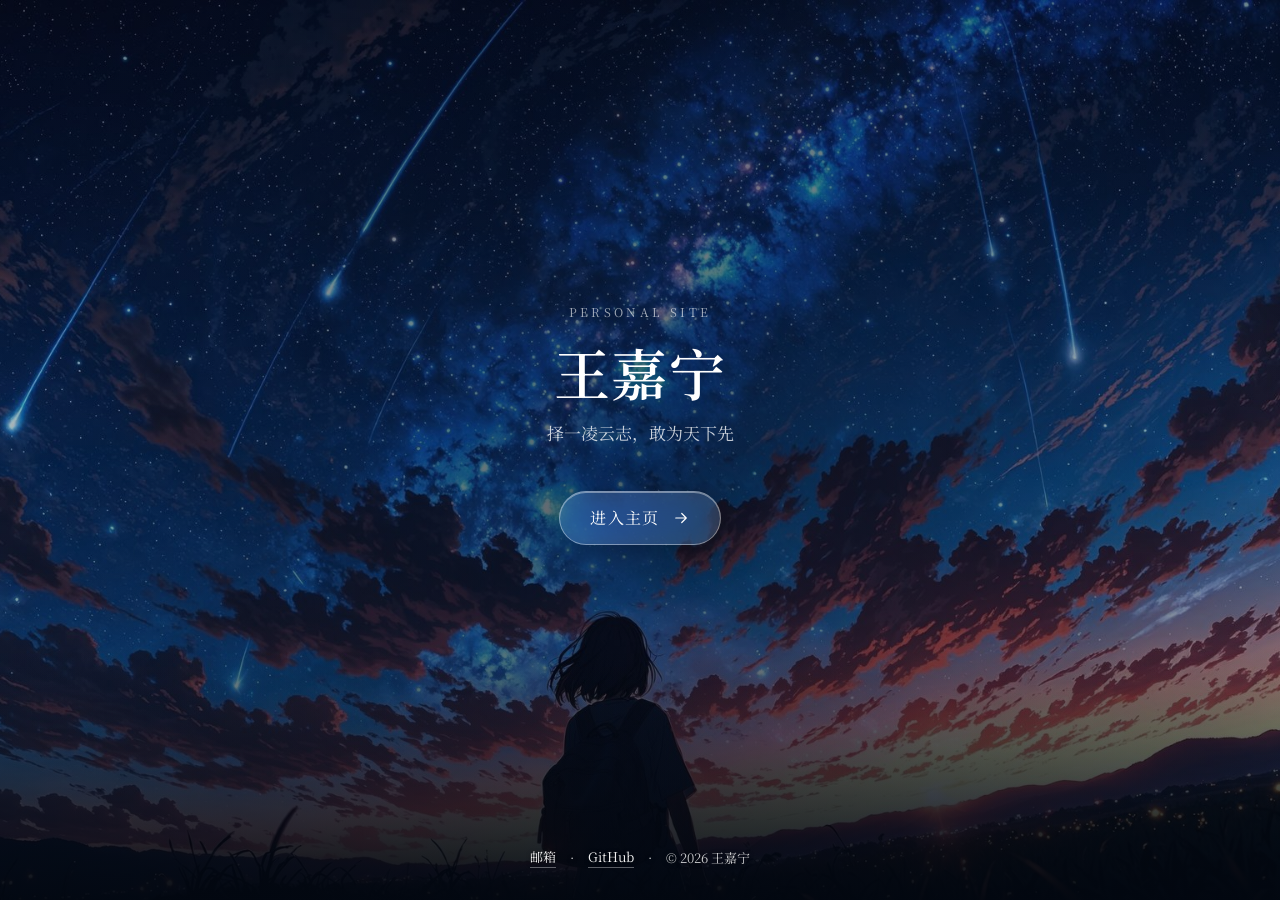
<file: index.html>
<!DOCTYPE html>
<html lang="zh-CN">
  <head>
    <meta charset="utf-8" />
    <meta name="viewport" content="width=device-width, initial-scale=1" />
    <title>王嘉宁</title>
    <meta name="description" content="王嘉宁的个人主页。" />
    <link rel="canonical" href="https://yqzxwjn.github.io/" />
    <meta property="og:type" content="website" />
    <meta property="og:title" content="王嘉宁" />
    <meta property="og:description" content="个人主页。" />
    <meta property="og:url" content="https://yqzxwjn.github.io/" />
    <meta name="theme-color" content="#0a1526" />
    <link rel="icon" href="/assets/favicon.svg" type="image/svg+xml" />
    <link rel="preconnect" href="https://fonts.googleapis.com" />
    <link rel="preconnect" href="https://fonts.gstatic.com" crossorigin />
    <link
      href="https://fonts.googleapis.com/css2?family=Noto+Serif+SC:wght@400;600&display=swap"
      rel="stylesheet"
    />
    <link rel="stylesheet" href="/assets/css/style.css" />
  </head>
  <!-- 起始页背景：把一张横版照片放到 assets/img/hero.jpg 即可（建议 2400px 宽、横向构图）。 -->
  <body class="splash">
    <main class="splash">
      <div class="splash-inner">
        <p class="splash-kicker">Personal Site</p>
        <h1>王嘉宁</h1>
        <p class="splash-sub">择一凌云志，敢为天下先</p>
        <a class="enter" href="/home.html">
          进入主页
          <svg viewBox="0 0 24 24" aria-hidden="true"><path d="M5 12h14M13 6l6 6-6 6" /></svg>
        </a>
      </div>

      <footer class="splash-foot">
        <a href="mailto:2613042921@st.nuc.edu.cn">邮箱</a>
        <span aria-hidden="true">·</span>
        <a href="https://github.com/Yqzxwjn" rel="noopener">GitHub</a>
        <span aria-hidden="true">·</span>
        <span>© 2026 王嘉宁</span>
      </footer>
    </main>
  </body>
</html>
</file>
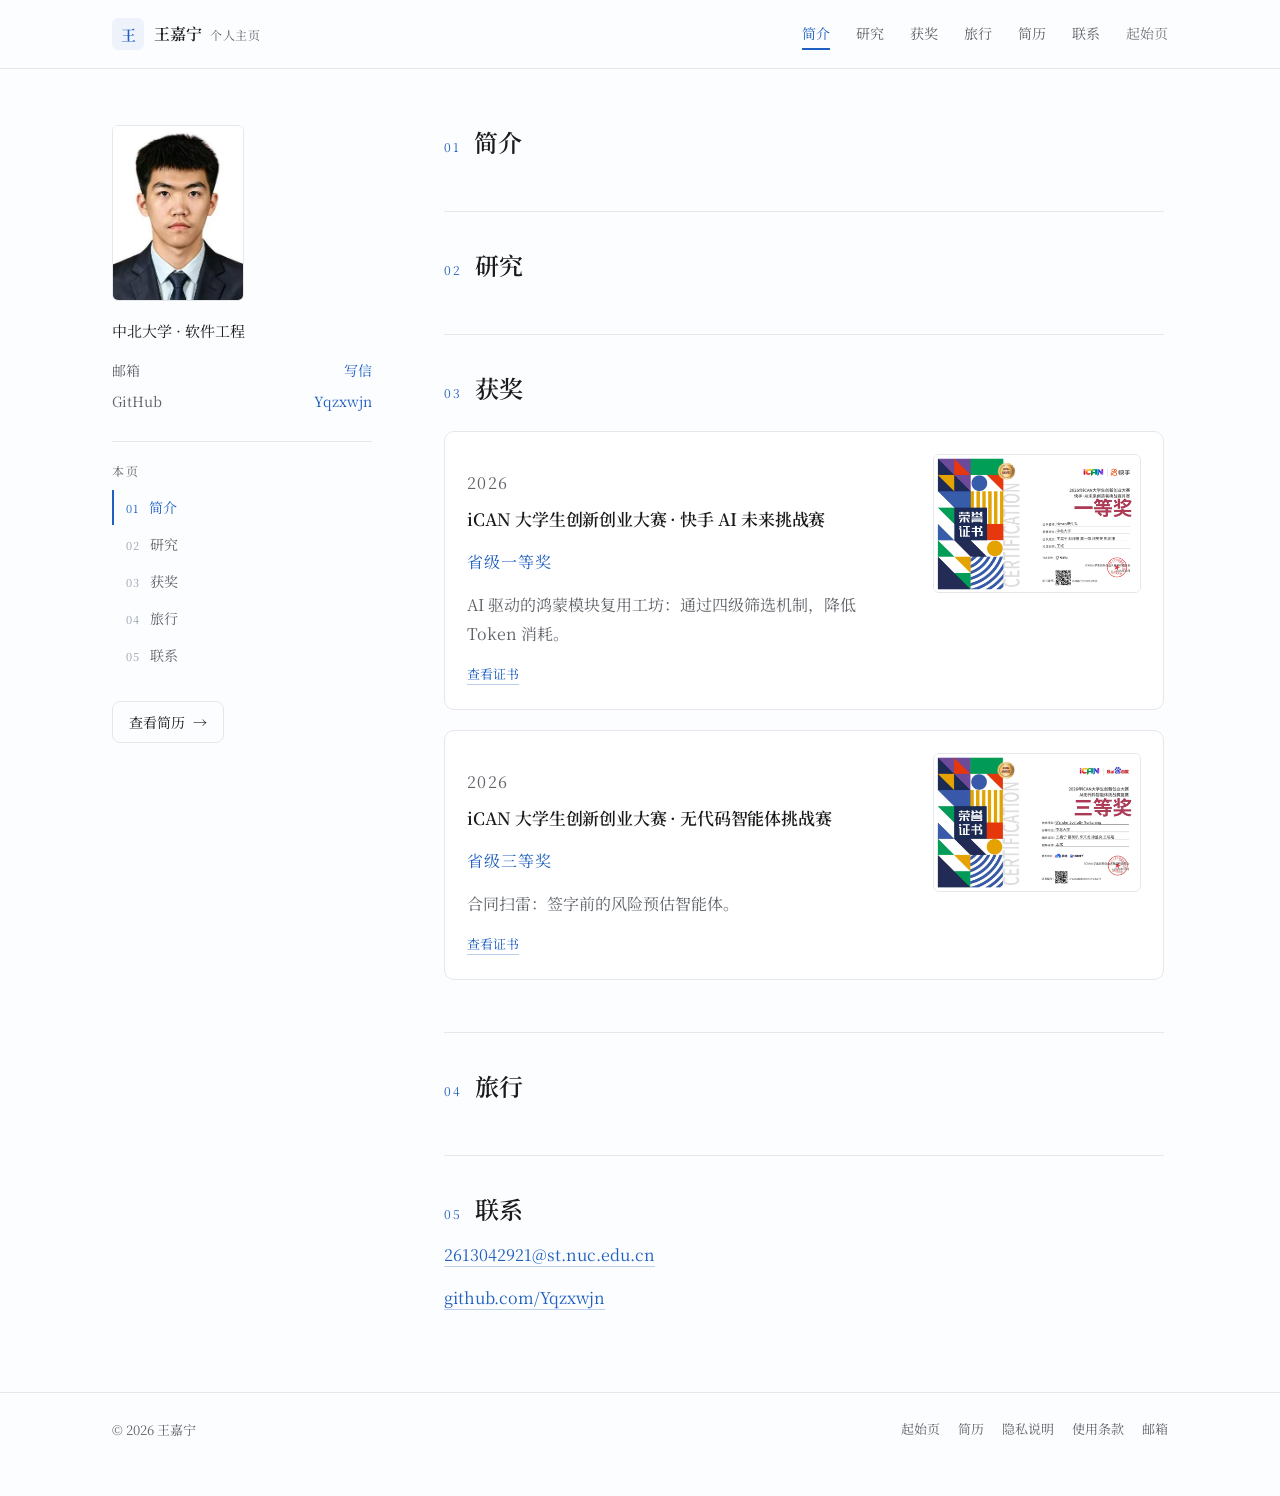
<file: home.html>
<!DOCTYPE html>
<html lang="zh-CN">
  <head>
    <meta charset="utf-8" />
    <meta name="viewport" content="width=device-width, initial-scale=1" />
    <title>王嘉宁 · 个人主页</title>
    <meta name="description" content="王嘉宁的个人主页：简介、研究、获奖、旅行与联系方式。" />
    <link rel="canonical" href="https://yqzxwjn.github.io/home.html" />
    <meta property="og:type" content="website" />
    <meta property="og:title" content="王嘉宁 · 个人主页" />
    <meta property="og:description" content="简介、研究、获奖、旅行与联系方式。" />
    <meta property="og:url" content="https://yqzxwjn.github.io/home.html" />
    <meta name="theme-color" content="#fcfdff" />
    <link rel="icon" href="/assets/favicon.svg" type="image/svg+xml" />
    <link rel="preconnect" href="https://fonts.googleapis.com" />
    <link rel="preconnect" href="https://fonts.gstatic.com" crossorigin />
    <link
      href="https://fonts.googleapis.com/css2?family=Noto+Serif+SC:wght@400;600&display=swap"
      rel="stylesheet"
    />
    <link rel="stylesheet" href="/assets/css/style.css" />
  </head>
  <body>
    <header class="site-header" id="siteHeader">
      <div class="header-inner">
        <a class="brand" href="/home.html">
          <span class="brand-mark" aria-hidden="true">王</span>
          <span class="brand-text">王嘉宁 <small>个人主页</small></span>
        </a>
        <nav class="site-nav" aria-label="主要导航">
          <a href="#about" data-nav="about">简介</a>
          <a href="#research" data-nav="research">研究</a>
          <a href="#awards" data-nav="awards">获奖</a>
          <a href="#travel" data-nav="travel">旅行</a>
          <a href="/resume.html">简历</a>
          <a href="#contact" data-nav="contact">联系</a>
          <a class="nav-exit" href="/">起始页</a>
        </nav>
      </div>
    </header>

    <div class="layout">
      <aside class="profile" aria-label="个人信息">
        <img class="avatar" src="/assets/img/portrait.jpg" alt="王嘉宁" width="295" height="413" />
        <p class="profile-affil">中北大学 · 软件工程</p>
        <ul class="profile-meta">
          <li><span>邮箱</span><a href="mailto:2613042921@st.nuc.edu.cn">写信</a></li>
          <li><span>GitHub</span><a href="https://github.com/Yqzxwjn" rel="me noopener">Yqzxwjn</a></li>
        </ul>

        <nav class="page-toc" aria-label="本页目录">
          <p class="toc-title">本页</p>
          <a href="#about" data-toc="about"><span>01</span>简介</a>
          <a href="#research" data-toc="research"><span>02</span>研究</a>
          <a href="#awards" data-toc="awards"><span>03</span>获奖</a>
          <a href="#travel" data-toc="travel"><span>04</span>旅行</a>
          <a href="#contact" data-toc="contact"><span>05</span>联系</a>
        </nav>

        <a class="resume-cta" href="/resume.html">查看简历 <span aria-hidden="true">→</span></a>
      </aside>

      <main class="content">
        <section class="section" id="about" aria-labelledby="about-title" data-reveal>
          <div class="section-head">
            <span class="section-index">01</span>
            <h2 id="about-title">简介</h2>
          </div>
          <!-- 在这里写两三句自我介绍。 -->
        </section>

        <section class="section" id="research" aria-labelledby="research-title" data-reveal>
          <div class="section-head">
            <span class="section-index">02</span>
            <h2 id="research-title">研究</h2>
          </div>
          <!-- 在这里列出研究项目：名称、时间、你的角色、一句话结论。 -->
        </section>

        <section class="section" id="awards" aria-labelledby="awards-title" data-reveal>
          <div class="section-head">
            <span class="section-index">03</span>
            <h2 id="awards-title">获奖</h2>
          </div>

          <div class="award-list">
            <article class="award-card">
              <div class="award-card__body">
                <p class="award-card__year">2026</p>
                <h3>iCAN 大学生创新创业大赛 · 快手 AI 未来挑战赛</h3>
                <p class="award-card__level">省级一等奖</p>
                <p class="award-card__meta">AI 驱动的鸿蒙模块复用工坊：通过四级筛选机制，降低 Token 消耗。</p>
                <button
                  class="award-card__action"
                  type="button"
                  data-lightbox="/assets/img/ican-2026.webp"
                  data-caption="2026 年 iCAN 大学生创新创业大赛快手 AI 未来挑战赛一等奖证书"
                >
                  查看证书
                </button>
              </div>
              <button
                class="award-thumb"
                type="button"
                data-lightbox="/assets/img/ican-2026.webp"
                data-caption="2026 年 iCAN 大学生创新创业大赛快手 AI 未来挑战赛一等奖证书"
                aria-label="查看一等奖证书大图"
              >
                <img
                  src="/assets/img/ican-2026.webp"
                  width="1600"
                  height="1067"
                  alt="2026 年 iCAN 大学生创新创业大赛快手 AI 未来挑战赛一等奖证书"
                  loading="lazy"
                  decoding="async"
                />
              </button>
            </article>

            <article class="award-card">
              <div class="award-card__body">
                <p class="award-card__year">2026</p>
                <h3>iCAN 大学生创新创业大赛 · 无代码智能体挑战赛</h3>
                <p class="award-card__level">省级三等奖</p>
                <p class="award-card__meta">合同扫雷：签字前的风险预估智能体。</p>
                <button
                  class="award-card__action"
                  type="button"
                  data-lightbox="/assets/img/ican-2026-2.webp"
                  data-caption="2026 年 iCAN 大学生创新创业大赛 AI 无代码智能体挑战赛三等奖证书"
                >
                  查看证书
                </button>
              </div>
              <button
                class="award-thumb"
                type="button"
                data-lightbox="/assets/img/ican-2026-2.webp"
                data-caption="2026 年 iCAN 大学生创新创业大赛 AI 无代码智能体挑战赛三等奖证书"
                aria-label="查看三等奖证书大图"
              >
                <img
                  src="/assets/img/ican-2026-2.webp"
                  width="1600"
                  height="1067"
                  alt="2026 年 iCAN 大学生创新创业大赛 AI 无代码智能体挑战赛三等奖证书"
                  loading="lazy"
                  decoding="async"
                />
              </button>
            </article>
          </div>
        </section>

        <section class="section" id="travel" aria-labelledby="travel-title" data-reveal>
          <div class="section-head">
            <span class="section-index">04</span>
            <h2 id="travel-title">旅行</h2>
          </div>
          <!-- 在这里列出城市和年份，可以一句话说明。 -->
        </section>

        <section class="section" id="contact" aria-labelledby="contact-title" data-reveal>
          <div class="section-head">
            <span class="section-index">05</span>
            <h2 id="contact-title">联系</h2>
          </div>
          <p><a href="mailto:2613042921@st.nuc.edu.cn">2613042921@st.nuc.edu.cn</a></p>
          <p><a href="https://github.com/Yqzxwjn" rel="noopener">github.com/Yqzxwjn</a></p>
        </section>
      </main>
    </div>

    <footer class="site-footer">
      <div class="footer-inner">
        <span>© 2026 王嘉宁</span>
        <div class="footer-links">
          <a href="/">起始页</a>
          <a href="/resume.html">简历</a>
          <a href="/privacy.html">隐私说明</a>
          <a href="/terms.html">使用条款</a>
          <a href="mailto:2613042921@st.nuc.edu.cn">邮箱</a>
        </div>
      </div>
    </footer>

    <dialog class="lightbox" id="lightbox" aria-label="证书大图">
      <button class="lightbox-close" type="button" aria-label="关闭">×</button>
      <figure>
        <img alt="" />
        <figcaption></figcaption>
      </figure>
    </dialog>

    <script src="/assets/js/main.js" defer></script>
  </body>
</html>
</file>
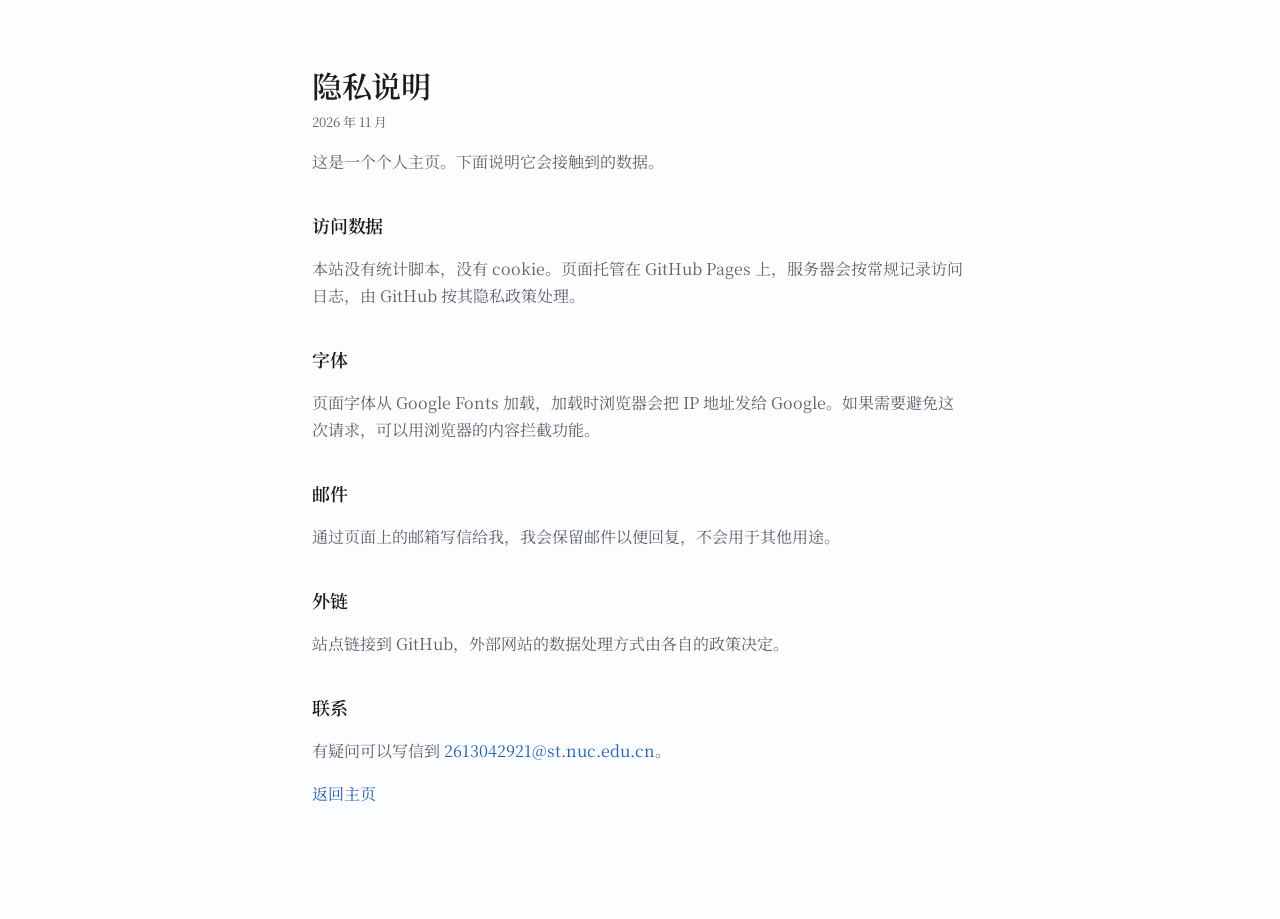
<file: privacy.html>
<!DOCTYPE html>
<html lang="zh-CN">
  <head>
    <meta charset="utf-8" />
    <meta name="viewport" content="width=device-width, initial-scale=1" />
    <title>隐私说明 · 王嘉宁</title>
    <meta name="robots" content="noindex" />
    <meta name="theme-color" content="#fcfdff" />
    <link rel="icon" href="/assets/favicon.svg" type="image/svg+xml" />
    <link rel="preconnect" href="https://fonts.googleapis.com" />
    <link rel="preconnect" href="https://fonts.gstatic.com" crossorigin />
    <link
      href="https://fonts.googleapis.com/css2?family=Noto+Serif+SC:wght@400;600&display=swap"
      rel="stylesheet"
    />
    <link rel="stylesheet" href="/assets/css/style.css" />
  </head>
  <body>
    <main class="legal">
      <h1>隐私说明</h1>
      <p class="updated">2026 年 11 月</p>

      <p>这是一个个人主页。下面说明它会接触到的数据。</p>

      <h2>访问数据</h2>
      <p>
        本站没有统计脚本，没有 cookie。页面托管在 GitHub Pages 上，服务器会按常规记录访问日志，由 GitHub 按其隐私政策处理。
      </p>

      <h2>字体</h2>
      <p>
        页面字体从 Google Fonts 加载，加载时浏览器会把 IP 地址发给 Google。如果需要避免这次请求，可以用浏览器的内容拦截功能。
      </p>

      <h2>邮件</h2>
      <p>通过页面上的邮箱写信给我，我会保留邮件以便回复，不会用于其他用途。</p>

      <h2>外链</h2>
      <p>站点链接到 GitHub，外部网站的数据处理方式由各自的政策决定。</p>

      <h2>联系</h2>
      <p>有疑问可以写信到 <a href="mailto:2613042921@st.nuc.edu.cn">2613042921@st.nuc.edu.cn</a>。</p>

      <p><a href="/home.html">返回主页</a></p>
    </main>
  </body>
</html>
</file>
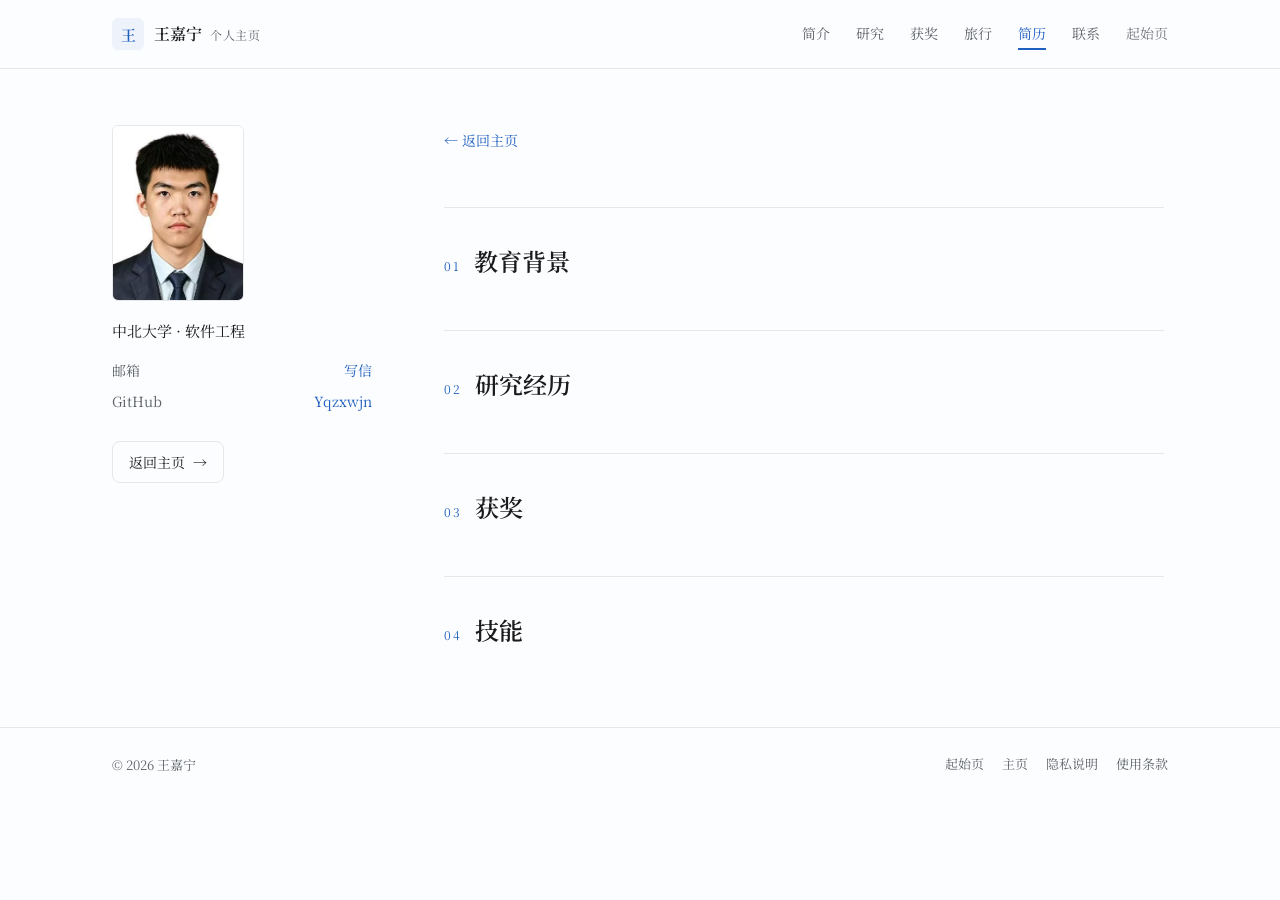
<file: resume.html>
<!DOCTYPE html>
<html lang="zh-CN">
  <head>
    <meta charset="utf-8" />
    <meta name="viewport" content="width=device-width, initial-scale=1" />
    <title>简历 · 王嘉宁</title>
    <meta name="description" content="王嘉宁的简历。" />
    <link rel="canonical" href="https://yqzxwjn.github.io/resume.html" />
    <meta name="theme-color" content="#fcfdff" />
    <link rel="icon" href="/assets/favicon.svg" type="image/svg+xml" />
    <link rel="preconnect" href="https://fonts.googleapis.com" />
    <link rel="preconnect" href="https://fonts.gstatic.com" crossorigin />
    <link
      href="https://fonts.googleapis.com/css2?family=Noto+Serif+SC:wght@400;600&display=swap"
      rel="stylesheet"
    />
    <link rel="stylesheet" href="/assets/css/style.css" />
  </head>
  <body>
    <header class="site-header" id="siteHeader">
      <div class="header-inner">
        <a class="brand" href="/home.html">
          <span class="brand-mark" aria-hidden="true">王</span>
          <span class="brand-text">王嘉宁 <small>个人主页</small></span>
        </a>
        <nav class="site-nav" aria-label="主要导航">
          <a href="/home.html#about">简介</a>
          <a href="/home.html#research">研究</a>
          <a href="/home.html#awards">获奖</a>
          <a href="/home.html#travel">旅行</a>
          <a href="/resume.html" class="is-active" aria-current="page">简历</a>
          <a href="/home.html#contact">联系</a>
          <a class="nav-exit" href="/">起始页</a>
        </nav>
      </div>
    </header>

    <div class="layout">
      <aside class="profile" aria-label="个人信息">
        <img class="avatar" src="/assets/img/portrait.jpg" alt="王嘉宁" width="295" height="413" />
        <p class="profile-affil">中北大学 · 软件工程</p>
        <ul class="profile-meta">
          <li><span>邮箱</span><a href="mailto:2613042921@st.nuc.edu.cn">写信</a></li>
          <li><span>GitHub</span><a href="https://github.com/Yqzxwjn" rel="me noopener">Yqzxwjn</a></li>
        </ul>
        <a class="resume-cta" href="/home.html">返回主页 <span aria-hidden="true">→</span></a>
      </aside>

      <main class="content">
        <p class="resume-back"><a href="/home.html">← 返回主页</a></p>

        <section class="section" id="education" aria-labelledby="education-title">
          <div class="section-head">
            <span class="section-index">01</span>
            <h2 id="education-title">教育背景</h2>
          </div>
          <!-- 学校、专业、学位、起止时间。 -->
        </section>

        <section class="section" id="experience" aria-labelledby="experience-title">
          <div class="section-head">
            <span class="section-index">02</span>
            <h2 id="experience-title">研究经历</h2>
          </div>
          <!-- 时间、项目、角色、做了什么、结果。 -->
        </section>

        <section class="section" id="awards" aria-labelledby="awards-title">
          <div class="section-head">
            <span class="section-index">03</span>
            <h2 id="awards-title">获奖</h2>
          </div>
          <!-- 年份、奖项、级别。 -->
        </section>

        <section class="section" id="skills" aria-labelledby="skills-title">
          <div class="section-head">
            <span class="section-index">04</span>
            <h2 id="skills-title">技能</h2>
          </div>
          <!-- 编程语言、工具、语言能力。 -->
        </section>
      </main>
    </div>

    <footer class="site-footer">
      <div class="footer-inner">
        <span>© 2026 王嘉宁</span>
        <div class="footer-links">
          <a href="/">起始页</a>
          <a href="/home.html">主页</a>
          <a href="/privacy.html">隐私说明</a>
          <a href="/terms.html">使用条款</a>
        </div>
      </div>
    </footer>

    <script src="/assets/js/main.js" defer></script>
  </body>
</html>
</file>
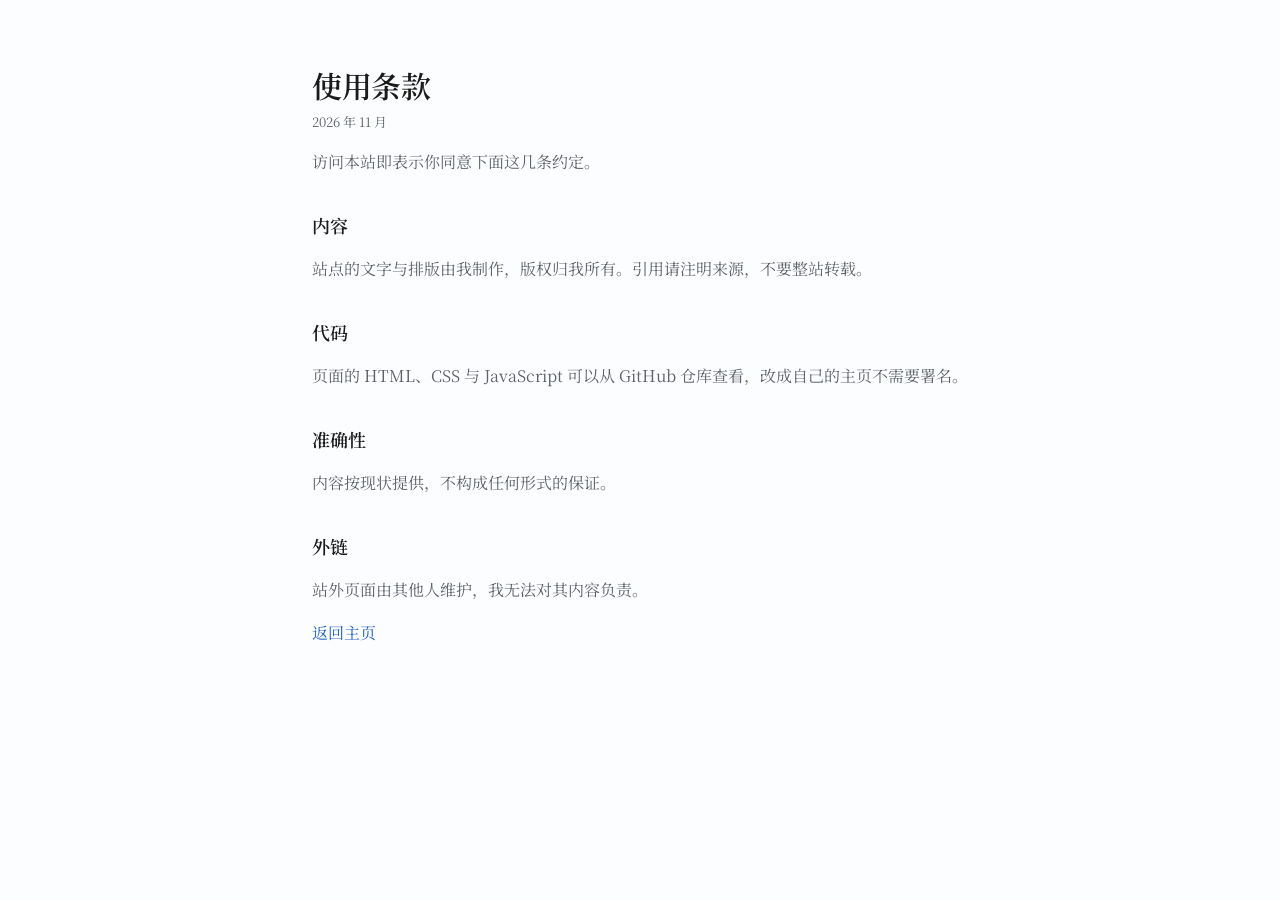
<file: terms.html>
<!DOCTYPE html>
<html lang="zh-CN">
  <head>
    <meta charset="utf-8" />
    <meta name="viewport" content="width=device-width, initial-scale=1" />
    <title>使用条款 · 王嘉宁</title>
    <meta name="robots" content="noindex" />
    <meta name="theme-color" content="#fcfdff" />
    <link rel="icon" href="/assets/favicon.svg" type="image/svg+xml" />
    <link rel="preconnect" href="https://fonts.googleapis.com" />
    <link rel="preconnect" href="https://fonts.gstatic.com" crossorigin />
    <link
      href="https://fonts.googleapis.com/css2?family=Noto+Serif+SC:wght@400;600&display=swap"
      rel="stylesheet"
    />
    <link rel="stylesheet" href="/assets/css/style.css" />
  </head>
  <body>
    <main class="legal">
      <h1>使用条款</h1>
      <p class="updated">2026 年 11 月</p>

      <p>访问本站即表示你同意下面这几条约定。</p>

      <h2>内容</h2>
      <p>站点的文字与排版由我制作，版权归我所有。引用请注明来源，不要整站转载。</p>

      <h2>代码</h2>
      <p>页面的 HTML、CSS 与 JavaScript 可以从 GitHub 仓库查看，改成自己的主页不需要署名。</p>

      <h2>准确性</h2>
      <p>内容按现状提供，不构成任何形式的保证。</p>

      <h2>外链</h2>
      <p>站外页面由其他人维护，我无法对其内容负责。</p>

      <p><a href="/home.html">返回主页</a></p>
    </main>
  </body>
</html>
</file>
<file: assets/css/style.css>
/* 王嘉宁 · 个人主页
   起始页 + 蓝色双栏主页。白底衬线字，蓝色强调，少量过渡动效。 */

:root {
  --bg: #fcfdff;
  --surface: #ffffff;
  --ink: #1b1b1b;
  --muted: #5f6368;
  --rule: #e5e7eb;
  --blue: #1f5fbf;
  --blue-dark: #123f8f;
  --blue-soft: #eef3fb;
  --serif: "Noto Serif SC", "Songti SC", "SimSun", Georgia, serif;
  --ease: cubic-bezier(0.22, 1, 0.36, 1);
}

* {
  box-sizing: border-box;
}

html {
  color-scheme: light;
  scroll-behavior: smooth;
}

body {
  margin: 0;
  background: var(--bg);
  color: var(--ink);
  font-family: var(--serif);
  font-size: 17px;
  line-height: 30px;
  -webkit-font-smoothing: antialiased;
  text-rendering: optimizeLegibility;
}

a {
  color: var(--blue);
  text-decoration: none;
}

a:focus-visible,
button:focus-visible {
  outline: 2px solid var(--blue);
  outline-offset: 3px;
}

h1,
h2,
h3 {
  font-weight: 600;
  letter-spacing: -0.01em;
}

/* ---------- 起始页 ---------- */
body.splash {
  min-height: 100vh;
  color: #ffffff;
  background-color: #0a1526;
  background-image:
    linear-gradient(0deg, rgba(2, 7, 16, 0.92), rgba(2, 7, 16, 0) 28%),
    radial-gradient(1200px 760px at 50% 46%, rgba(3, 10, 24, 0.58), rgba(3, 10, 24, 0) 72%),
    linear-gradient(180deg, rgba(3, 10, 22, 0.5), rgba(3, 10, 22, 0.12) 42%, rgba(3, 10, 22, 0.55)),
    url("/assets/img/hero.jpg?v=3");
  background-size: cover;
  background-position: center;
}

.splash {
  display: grid;
  grid-template-rows: 1fr auto;
  min-height: 100vh;
  padding: 0;
  text-align: center;
}

.splash-inner {
  display: flex;
  flex-direction: column;
  align-items: center;
  justify-content: center;
  padding: 48px 24px;
}

.splash-kicker {
  margin: 0;
  font-size: 12px;
  line-height: 20px;
  letter-spacing: 0.28em;
  color: rgba(255, 255, 255, 0.62);
  text-transform: uppercase;
}

.splash h1 {
  margin: 18px 0 0;
  font-size: 56px;
  line-height: 1.15;
  letter-spacing: 0.02em;
  color: #ffffff;
}

.splash-sub {
  margin: 14px 0 0;
  font-size: 17px;
  line-height: 28px;
  color: rgba(255, 255, 255, 0.78);
}

.enter {
  display: inline-flex;
  align-items: center;
  gap: 12px;
  margin-top: 44px;
  padding: 14px 30px;
  border: 1px solid rgba(255, 255, 255, 0.4);
  border-radius: 999px;
  background: rgba(255, 255, 255, 0.14);
  color: #ffffff;
  font-size: 16px;
  line-height: 24px;
  letter-spacing: 0.08em;
  text-decoration: none;
  -webkit-backdrop-filter: blur(16px) saturate(160%);
  backdrop-filter: blur(16px) saturate(160%);
  box-shadow:
    0 12px 40px rgba(0, 0, 0, 0.3),
    inset 0 1px 0 rgba(255, 255, 255, 0.38);
  transition: background 0.3s var(--ease), border-color 0.3s var(--ease),
    transform 0.3s var(--ease);
}

.enter svg {
  width: 18px;
  height: 18px;
  stroke: currentColor;
  fill: none;
  stroke-width: 1.6;
  stroke-linecap: round;
  stroke-linejoin: round;
  transition: transform 0.3s var(--ease);
}

.enter:hover {
  background: rgba(255, 255, 255, 0.22);
  border-color: rgba(255, 255, 255, 0.62);
  transform: translateY(-2px);
}

.enter:hover svg {
  transform: translateX(3px);
}

.splash-foot {
  display: flex;
  align-items: center;
  justify-content: center;
  gap: 14px;
  padding: 0 24px 32px;
  font-size: 13px;
  line-height: 20px;
  color: rgba(255, 255, 255, 0.78);
  text-shadow: 0 1px 4px rgba(0, 0, 0, 0.55);
}

.splash-foot a {
  color: rgba(255, 255, 255, 0.95);
  border-bottom: 1px solid rgba(255, 255, 255, 0.35);
}

.splash-foot a:hover {
  border-bottom-color: rgba(255, 255, 255, 0.7);
}

.splash-inner > * {
  opacity: 0;
  transform: translateY(14px);
  animation: rise 0.9s var(--ease) forwards;
}

.splash-inner .splash-kicker {
  animation-delay: 0.05s;
}

.splash-inner h1 {
  animation-delay: 0.12s;
}

.splash-inner .splash-sub {
  animation-delay: 0.19s;
}

.splash-inner .enter {
  animation-delay: 0.26s;
}

@keyframes rise {
  to {
    opacity: 1;
    transform: translateY(0);
  }
}

/* ---------- 顶部导航 ---------- */
.site-header {
  position: sticky;
  top: 0;
  z-index: 30;
  background: rgba(252, 253, 255, 0.88);
  border-bottom: 1px solid var(--rule);
  -webkit-backdrop-filter: blur(12px);
  backdrop-filter: blur(12px);
  transition: box-shadow 0.3s var(--ease);
}

.site-header.is-scrolled {
  box-shadow: 0 10px 30px -24px rgba(15, 45, 90, 0.4);
}

.header-inner {
  display: flex;
  align-items: center;
  gap: 24px;
  max-width: 1120px;
  height: 68px;
  margin: 0 auto;
  padding: 0 32px;
}

.brand {
  display: flex;
  align-items: center;
  gap: 10px;
  color: var(--ink);
  text-decoration: none;
  flex: none;
}

.brand-mark {
  display: grid;
  place-items: center;
  width: 32px;
  height: 32px;
  border-radius: 6px;
  background: var(--blue-soft);
  color: var(--blue);
  font-size: 15px;
  line-height: 1;
  font-weight: 600;
}

.brand-text {
  display: flex;
  align-items: baseline;
  gap: 8px;
  font-size: 16px;
  line-height: 24px;
  font-weight: 600;
}

.brand-text small {
  font-size: 12px;
  font-weight: 400;
  color: var(--muted);
  letter-spacing: 0.06em;
}

.site-nav {
  display: flex;
  align-items: center;
  gap: 26px;
  margin-left: auto;
  font-size: 14px;
  line-height: 22px;
  white-space: nowrap;
}

.site-nav a {
  color: var(--muted);
  padding: 4px 0;
  border-bottom: 2px solid transparent;
  transition: color 0.25s var(--ease), border-color 0.25s var(--ease);
}

.site-nav a:hover {
  color: var(--blue);
  border-bottom-color: var(--blue);
}

.site-nav a.is-active {
  color: var(--blue);
  border-bottom-color: var(--blue);
}

.site-nav a.nav-exit {
  color: var(--muted);
  opacity: 0.85;
}

/* ---------- 两栏 ---------- */
.layout {
  display: grid;
  grid-template-columns: 260px minmax(0, 1fr);
  gap: 72px;
  align-items: start;
  max-width: 1120px;
  margin: 0 auto;
  padding: 56px 32px 80px;
}

.profile {
  position: sticky;
  top: 92px;
}

.avatar {
  display: block;
  width: 132px;
  height: 176px;
  object-fit: cover;
  border: 1px solid var(--rule);
  border-radius: 6px;
  background: var(--blue-soft);
}

.profile-affil {
  margin: 18px 0 0;
  font-size: 15px;
  line-height: 24px;
}

.profile-meta {
  display: grid;
  gap: 8px;
  margin: 16px 0 0;
  padding: 0;
  list-style: none;
  font-size: 14px;
  line-height: 22px;
}

.profile-meta li {
  display: flex;
  align-items: baseline;
  justify-content: space-between;
  gap: 12px;
}

.profile-meta span {
  color: var(--muted);
}

.profile-meta a {
  color: var(--blue);
  border-bottom: 1px solid transparent;
}

.profile-meta a:hover {
  border-bottom-color: rgba(31, 95, 191, 0.4);
}

.page-toc {
  display: grid;
  gap: 2px;
  margin-top: 28px;
  padding-top: 20px;
  border-top: 1px solid var(--rule);
}

.toc-title {
  margin: 0 0 8px;
  font-size: 12px;
  line-height: 18px;
  letter-spacing: 0.18em;
  color: var(--muted);
  text-transform: uppercase;
}

.page-toc a {
  display: flex;
  align-items: baseline;
  gap: 10px;
  padding: 6px 0 6px 12px;
  border-left: 2px solid transparent;
  color: var(--muted);
  font-size: 14px;
  line-height: 22px;
  transition: color 0.25s var(--ease), border-color 0.25s var(--ease);
}

.page-toc a span {
  font-size: 11px;
  letter-spacing: 0.1em;
  color: #97a0ad;
}

.page-toc a:hover {
  color: var(--blue);
}

.page-toc a.is-active {
  color: var(--blue);
  border-left-color: var(--blue);
}

.page-toc a.is-active span {
  color: var(--blue);
}

.resume-cta {
  display: inline-flex;
  align-items: center;
  gap: 8px;
  margin-top: 28px;
  padding: 9px 16px;
  border: 1px solid var(--rule);
  border-radius: 8px;
  color: var(--ink);
  font-size: 14px;
  line-height: 22px;
  transition: color 0.25s var(--ease), border-color 0.25s var(--ease),
    background 0.25s var(--ease);
}

.resume-cta:hover {
  color: var(--blue);
  border-color: rgba(31, 95, 191, 0.4);
  background: var(--blue-soft);
}

/* ---------- 正文 ---------- */
.content {
  min-width: 0;
  max-width: 720px;
}

.section {
  margin-top: 52px;
  padding-top: 36px;
  border-top: 1px solid var(--rule);
  scroll-margin-top: 92px;
}

.section:first-child {
  margin-top: 0;
  padding-top: 0;
  border-top: 0;
}

.section-head {
  display: flex;
  align-items: baseline;
  gap: 14px;
}

.section-index {
  font-size: 12px;
  line-height: 20px;
  letter-spacing: 0.14em;
  color: var(--blue);
  font-variant-numeric: tabular-nums;
}

.section h2 {
  margin: 0;
  font-size: 24px;
  line-height: 34px;
}

.section p {
  margin: 14px 0 0;
  font-size: 16px;
  line-height: 29px;
}

.section a {
  color: var(--blue);
  border-bottom: 1px solid rgba(31, 95, 191, 0.28);
}

.section a:hover {
  border-bottom-color: var(--blue);
}

/* 获奖卡片 */
.award-list {
  display: grid;
  gap: 20px;
  margin-top: 26px;
}

.award-card {
  display: grid;
  grid-template-columns: minmax(0, 1fr) 208px;
  gap: 26px;
  padding: 22px;
  border: 1px solid var(--rule);
  border-radius: 10px;
  background: var(--surface);
  transition: border-color 0.3s var(--ease), box-shadow 0.3s var(--ease);
}

.award-card:hover {
  border-color: rgba(31, 95, 191, 0.32);
  box-shadow: 0 18px 40px -30px rgba(15, 45, 90, 0.45);
}

.award-card__body {
  min-width: 0;
}

.award-card__year {
  margin: 0;
  font-size: 13px;
  line-height: 20px;
  letter-spacing: 0.08em;
  color: var(--muted);
  font-variant-numeric: tabular-nums;
}

.award-card h3 {
  margin: 8px 0 0;
  font-size: 17px;
  line-height: 28px;
}

.award-card__level {
  margin: 4px 0 0;
  color: var(--blue);
  font-size: 13px;
  line-height: 20px;
  letter-spacing: 0.06em;
}

.award-card__meta {
  margin: 6px 0 0;
  color: var(--muted);
  font-size: 14px;
  line-height: 24px;
}

.award-card__action {
  display: inline-flex;
  align-items: center;
  gap: 6px;
  margin-top: 16px;
  padding: 0;
  border: 0;
  background: none;
  color: var(--blue);
  font: inherit;
  font-size: 13px;
  line-height: 20px;
  cursor: pointer;
  border-bottom: 1px solid rgba(31, 95, 191, 0.3);
}

.award-card__action:hover {
  border-bottom-color: var(--blue);
}

.award-thumb {
  display: block;
  align-self: start;
  padding: 0;
  border: 1px solid var(--rule);
  border-radius: 6px;
  background: var(--blue-soft);
  overflow: hidden;
  cursor: zoom-in;
}

.award-thumb img {
  display: block;
  width: 100%;
  height: auto;
  transition: transform 0.5s var(--ease);
}

.award-thumb:hover img {
  transform: scale(1.03);
}

/* 证书灯箱 */
.lightbox {
  max-width: min(1100px, 94vw);
  padding: 0;
  border: 0;
  background: transparent;
  color: #ffffff;
}

.lightbox::backdrop {
  background: rgba(6, 12, 24, 0.88);
  -webkit-backdrop-filter: blur(6px);
  backdrop-filter: blur(6px);
}

.lightbox figure {
  margin: 0;
}

.lightbox img {
  display: block;
  max-width: 100%;
  max-height: 78vh;
  margin: 0 auto;
  border-radius: 6px;
  box-shadow: 0 30px 80px rgba(0, 0, 0, 0.45);
}

.lightbox figcaption {
  margin-top: 14px;
  font-size: 13px;
  line-height: 20px;
  color: rgba(255, 255, 255, 0.78);
  text-align: center;
}

.lightbox-close {
  position: fixed;
  top: 18px;
  right: 22px;
  width: 40px;
  height: 40px;
  border: 1px solid rgba(255, 255, 255, 0.3);
  border-radius: 50%;
  background: rgba(255, 255, 255, 0.12);
  color: #ffffff;
  font-size: 20px;
  line-height: 1;
  cursor: pointer;
}

.lightbox-close:hover {
  background: rgba(255, 255, 255, 0.22);
}

/* ---------- 页脚 ---------- */
.site-footer {
  border-top: 1px solid var(--rule);
}

.footer-inner {
  display: flex;
  flex-wrap: wrap;
  align-items: center;
  justify-content: space-between;
  gap: 12px 32px;
  max-width: 1120px;
  margin: 0 auto;
  padding: 26px 32px 56px;
  font-size: 13px;
  line-height: 20px;
  color: var(--muted);
}

.footer-inner a {
  color: var(--muted);
  border-bottom: 1px solid transparent;
}

.footer-inner a:hover {
  color: var(--blue);
  border-bottom-color: rgba(31, 95, 191, 0.4);
}

.footer-links {
  display: flex;
  flex-wrap: wrap;
  gap: 18px;
}

/* ---------- 简历 ---------- */
.resume-head {
  margin-bottom: 8px;
}

.resume-back {
  margin: 0 0 24px;
  font-size: 14px;
}

/* ---------- 404 ---------- */
.notfound {
  display: flex;
  flex-direction: column;
  justify-content: center;
  min-height: 100vh;
  max-width: 720px;
  margin: 0 auto;
  padding: 0 32px;
}

.notfound h1 {
  margin: 0;
  font-size: 72px;
  line-height: 1;
  color: var(--blue);
}

.notfound p {
  color: var(--muted);
}

/* ---------- 说明页 ---------- */
.legal {
  max-width: 720px;
  margin: 0 auto;
  padding: 64px 32px 96px;
}

.legal h1 {
  margin: 0;
  font-size: 30px;
  line-height: 42px;
}

.legal .updated {
  margin-top: 6px;
  font-size: 13px;
  line-height: 20px;
  color: var(--muted);
}

.legal h2 {
  margin: 36px 0 0;
  font-size: 18px;
  line-height: 28px;
}

.legal p {
  font-size: 16px;
  line-height: 27px;
  color: var(--muted);
}

/* ---------- 屏幕适配 ---------- */
@media (max-width: 980px) {
  .layout {
    grid-template-columns: 1fr;
    gap: 36px;
    padding-top: 32px;
  }

  .profile {
    position: static;
    display: grid;
    grid-template-columns: auto minmax(0, 1fr);
    grid-template-areas:
      "avatar affil"
      "meta meta"
      "toc toc"
      "cta cta";
    align-items: center;
    gap: 12px 22px;
  }

  .avatar {
    grid-area: avatar;
    width: 88px;
    height: 117px;
  }

  .profile-affil {
    grid-area: affil;
    margin: 0;
  }

  .profile-meta {
    grid-area: meta;
    margin: 0;
    grid-template-columns: repeat(2, minmax(0, 1fr));
    gap: 6px 22px;
  }

  .page-toc {
    grid-area: toc;
    display: flex;
    flex-wrap: wrap;
    gap: 4px 18px;
    margin-top: 4px;
    padding-top: 16px;
  }

  .toc-title {
    width: 100%;
    margin-bottom: 2px;
  }

  .page-toc a {
    padding: 4px 0;
    border-left: 0;
    border-bottom: 2px solid transparent;
  }

  .page-toc a.is-active {
    border-left: 0;
    border-bottom-color: var(--blue);
  }

  .resume-cta {
    grid-area: cta;
    margin-top: 4px;
    justify-self: start;
  }

  .content {
    max-width: none;
  }
}

@media (max-width: 760px) {
  .header-inner {
    height: auto;
    padding: 10px 20px 0;
    flex-wrap: wrap;
    gap: 6px 14px;
  }

  .brand-text small {
    display: none;
  }

  .site-nav {
    order: 3;
    width: 100%;
    margin-left: 0;
    gap: 14px;
    padding-bottom: 10px;
    font-size: 13px;
    overflow-x: auto;
    scrollbar-width: none;
  }

  .site-nav::-webkit-scrollbar {
    display: none;
  }

  .site-nav a.nav-exit {
    display: none;
  }

  .section {
    scroll-margin-top: 120px;
  }

  .layout {
    padding: 24px 20px 64px;
  }

  .award-card {
    grid-template-columns: 1fr;
    gap: 18px;
    padding: 18px;
  }

  .award-thumb {
    order: -1;
    max-width: 100%;
  }

  .footer-inner {
    padding: 22px 20px 48px;
  }

  .splash h1 {
    font-size: 40px;
  }

  .splash-sub {
    font-size: 15px;
  }

  .enter {
    padding: 13px 26px;
  }

  .notfound,
  .legal {
    padding-left: 20px;
    padding-right: 20px;
  }
}

@media (min-width: 900px) {
  body.splash {
    background-attachment: fixed;
  }
}

@media (prefers-reduced-motion: reduce) {
  html {
    scroll-behavior: auto;
  }

  *,
  *::before,
  *::after {
    animation-duration: 0.001ms !important;
    animation-iteration-count: 1 !important;
    transition-duration: 0.001ms !important;
  }

  [data-reveal] {
    opacity: 1;
    transform: none;
  }
}

@media print {
  .site-header,
  .profile,
  .site-footer,
  .lightbox,
  .resume-back {
    display: none;
  }

  .layout {
    display: block;
    max-width: none;
    padding: 0;
  }

  .content {
    max-width: none;
  }

  .section {
    break-inside: avoid;
  }

  a {
    color: var(--ink);
    border-bottom: 0;
  }
}
</file>
